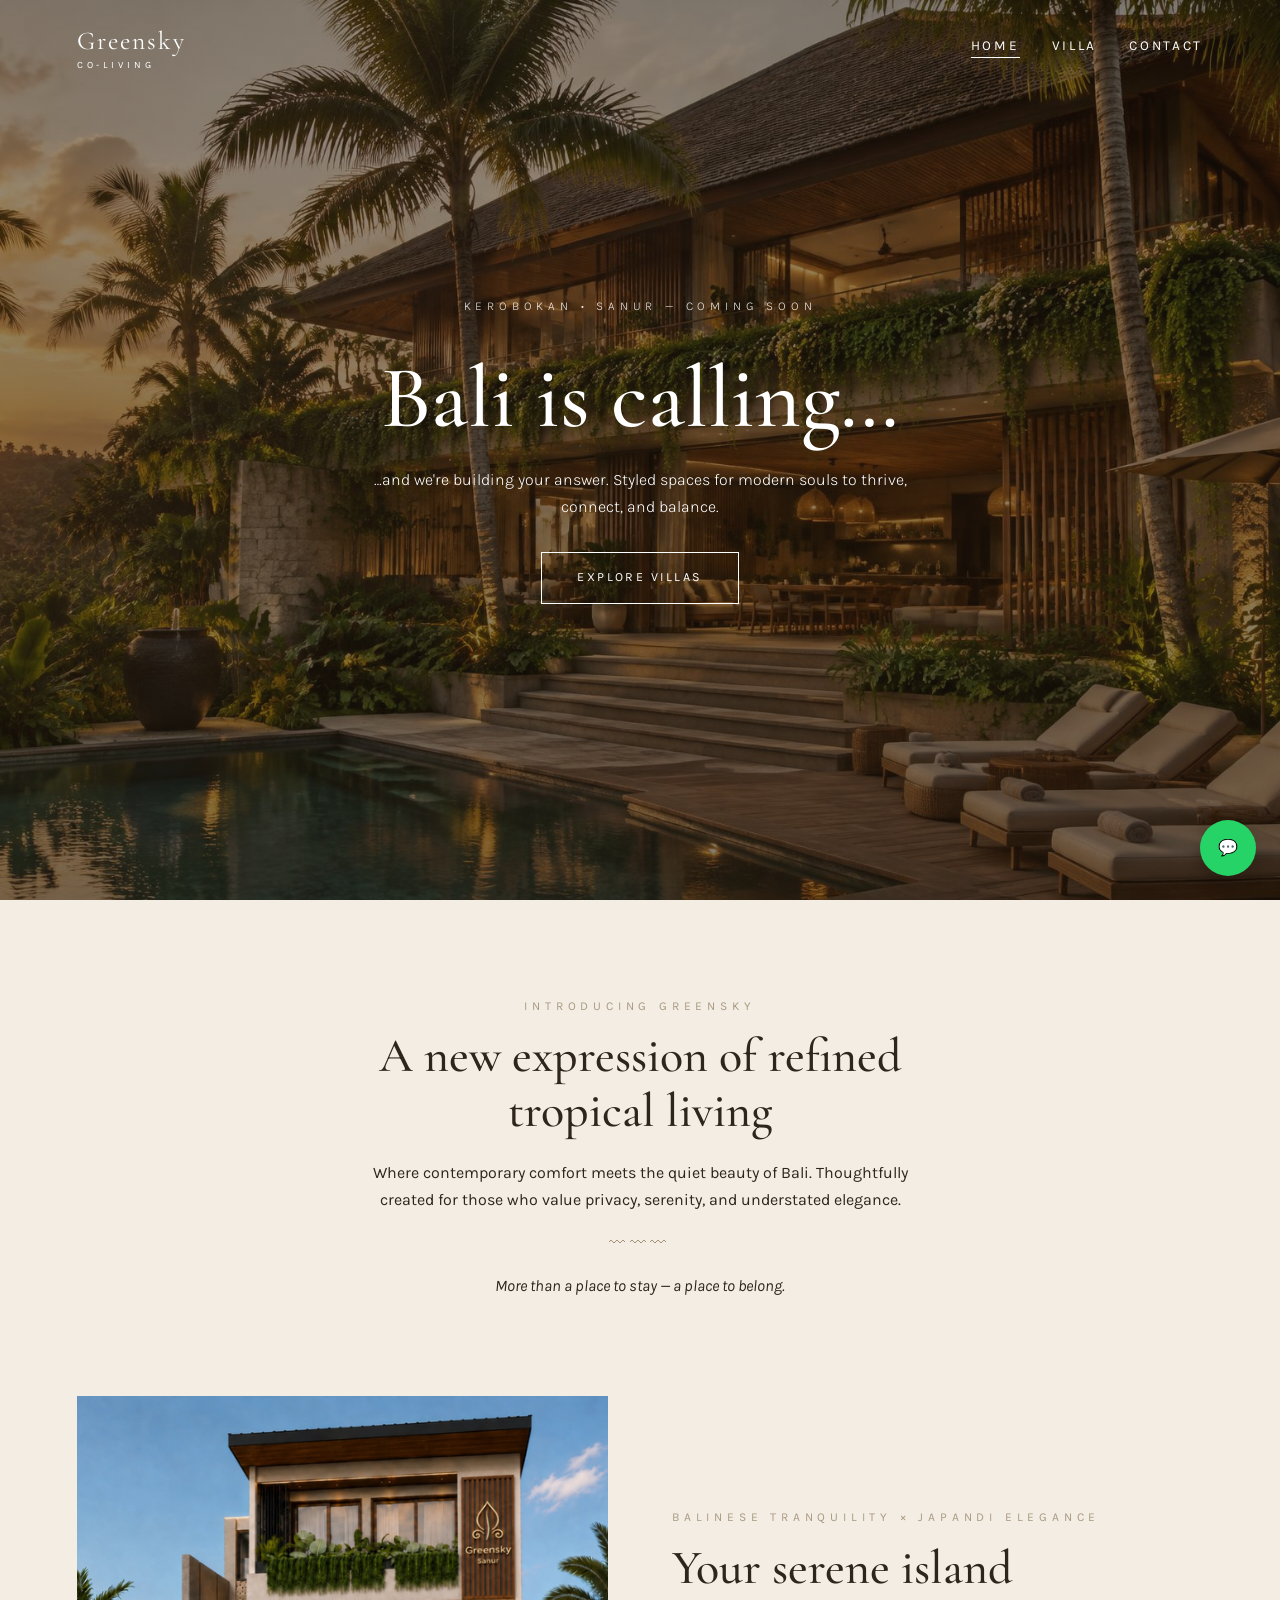
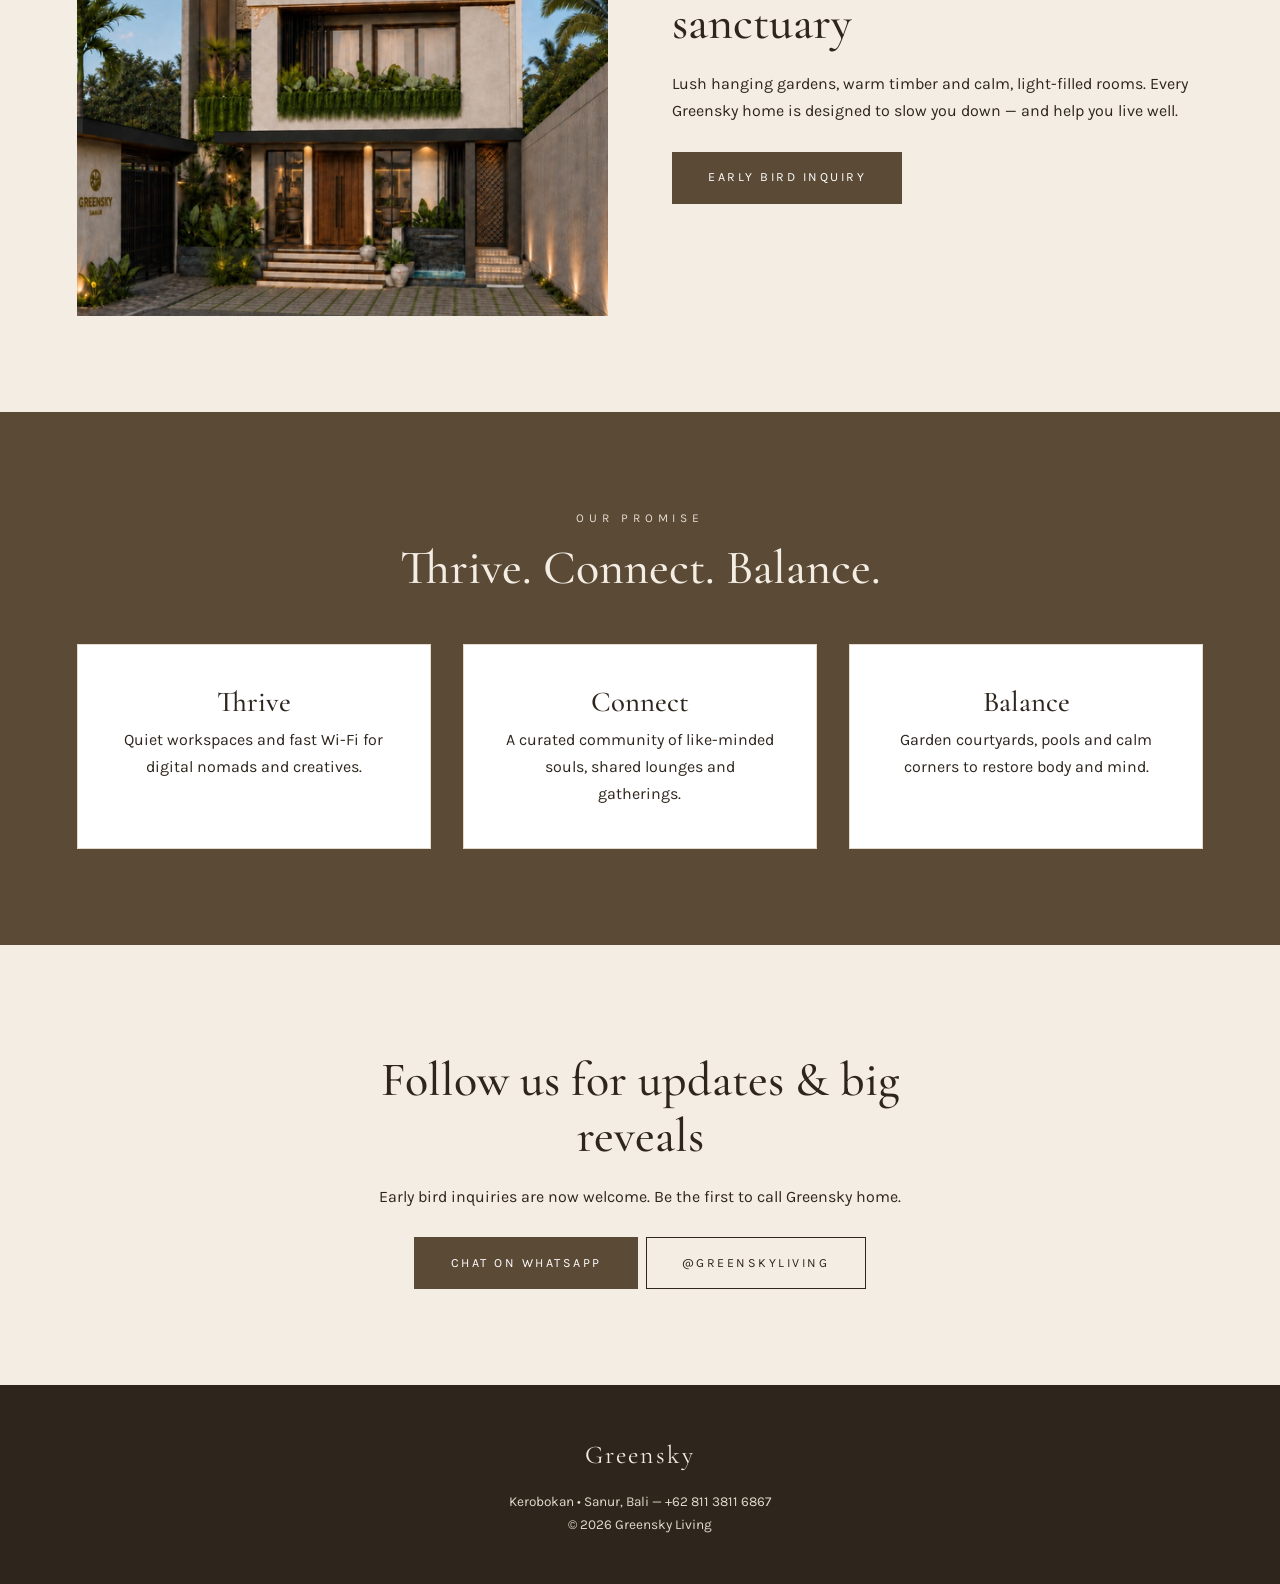
<file: index.html>
<!DOCTYPE html>
<html lang="id"><head>
<meta charset="utf-8"><meta name="viewport" content="width=device-width,initial-scale=1">
<title>Greensky Co-living — Refined Tropical Living in Bali</title>
<meta name="description" content="Greensky Co-living: stylish retreats in Kerobokan & Sanur, Bali. Early bird inquiries now welcome.">
<link rel="stylesheet" href="./css/style.css">
</head><body>
<nav class="nav light">
  <a href="./index.html" class="logo">Greensky<small>CO-LIVING</small></a>
  <button class="burger" aria-label="Menu">☰</button>
  <div class="links"><a href="./index.html" class="active">Home</a><a href="./villa.html">Villa</a><a href="./contact.html">Contact</a></div>
</nav>

<header class="hero">
  <div>
    <p class="eyebrow">Kerobokan • Sanur — Coming Soon</p>
    <h1>Bali is calling…</h1>
    <p>…and we're building your answer. Styled spaces for modern souls to thrive, connect, and balance.</p>
    <a href="./villa.html" class="btn">Explore Villas</a>
  </div>
</header>

<section class="center reveal">
  <p class="eyebrow" style="color:var(--taupe)">Introducing Greensky</p>
  <h2>A new expression of refined tropical living</h2>
  <p>Where contemporary comfort meets the quiet beauty of Bali. Thoughtfully created for those who value privacy, serenity, and understated elegance.</p>
  <p class="squiggle">〰〰〰</p>
  <p><em>More than a place to stay — a place to belong.</em></p>
</section>

<section class="split reveal" style="padding-top:0">
  <img src="./images/building.png" alt="Greensky Sanur building" loading="lazy">
  <div>
    <p class="eyebrow" style="color:var(--taupe)">Balinese tranquility × Japandi elegance</p>
    <h2>Your serene island sanctuary</h2>
    <p>Lush hanging gardens, warm timber and calm, light-filled rooms. Every Greensky home is designed to slow you down — and help you live well.</p><br>
    <a href="./contact.html" class="btn fill">Early Bird Inquiry</a>
  </div>
</section>

<section class="dark">
  <div class="center reveal"><p class="eyebrow">Our promise</p><h2>Thrive. Connect. Balance.</h2></div>
  <div class="pillars reveal" style="color:var(--ink)">
    <div class="pillar"><h3>Thrive</h3><p>Quiet workspaces and fast Wi-Fi for digital nomads and creatives.</p></div>
    <div class="pillar"><h3>Connect</h3><p>A curated community of like-minded souls, shared lounges and gatherings.</p></div>
    <div class="pillar"><h3>Balance</h3><p>Garden courtyards, pools and calm corners to restore body and mind.</p></div>
  </div>
</section>

<section class="center reveal">
  <h2>Follow us for updates & big reveals</h2>
  <p>Early bird inquiries are now welcome. Be the first to call Greensky home.</p><br>
  <a class="btn fill" data-wa>Chat on WhatsApp</a>
  &nbsp;<a class="btn" href="https://instagram.com/greenskyliving" target="_blank" rel="noopener">@greenskyliving</a>
</section>

<footer><div class="logo">Greensky</div><p>Kerobokan • Sanur, Bali — +62 811 3811 6867</p><p>© 2026 Greensky Living</p></footer>
<a class="wa-float" data-wa aria-label="WhatsApp">💬</a>
<script src="./js/main.js"></script>
</body></html>
</file>
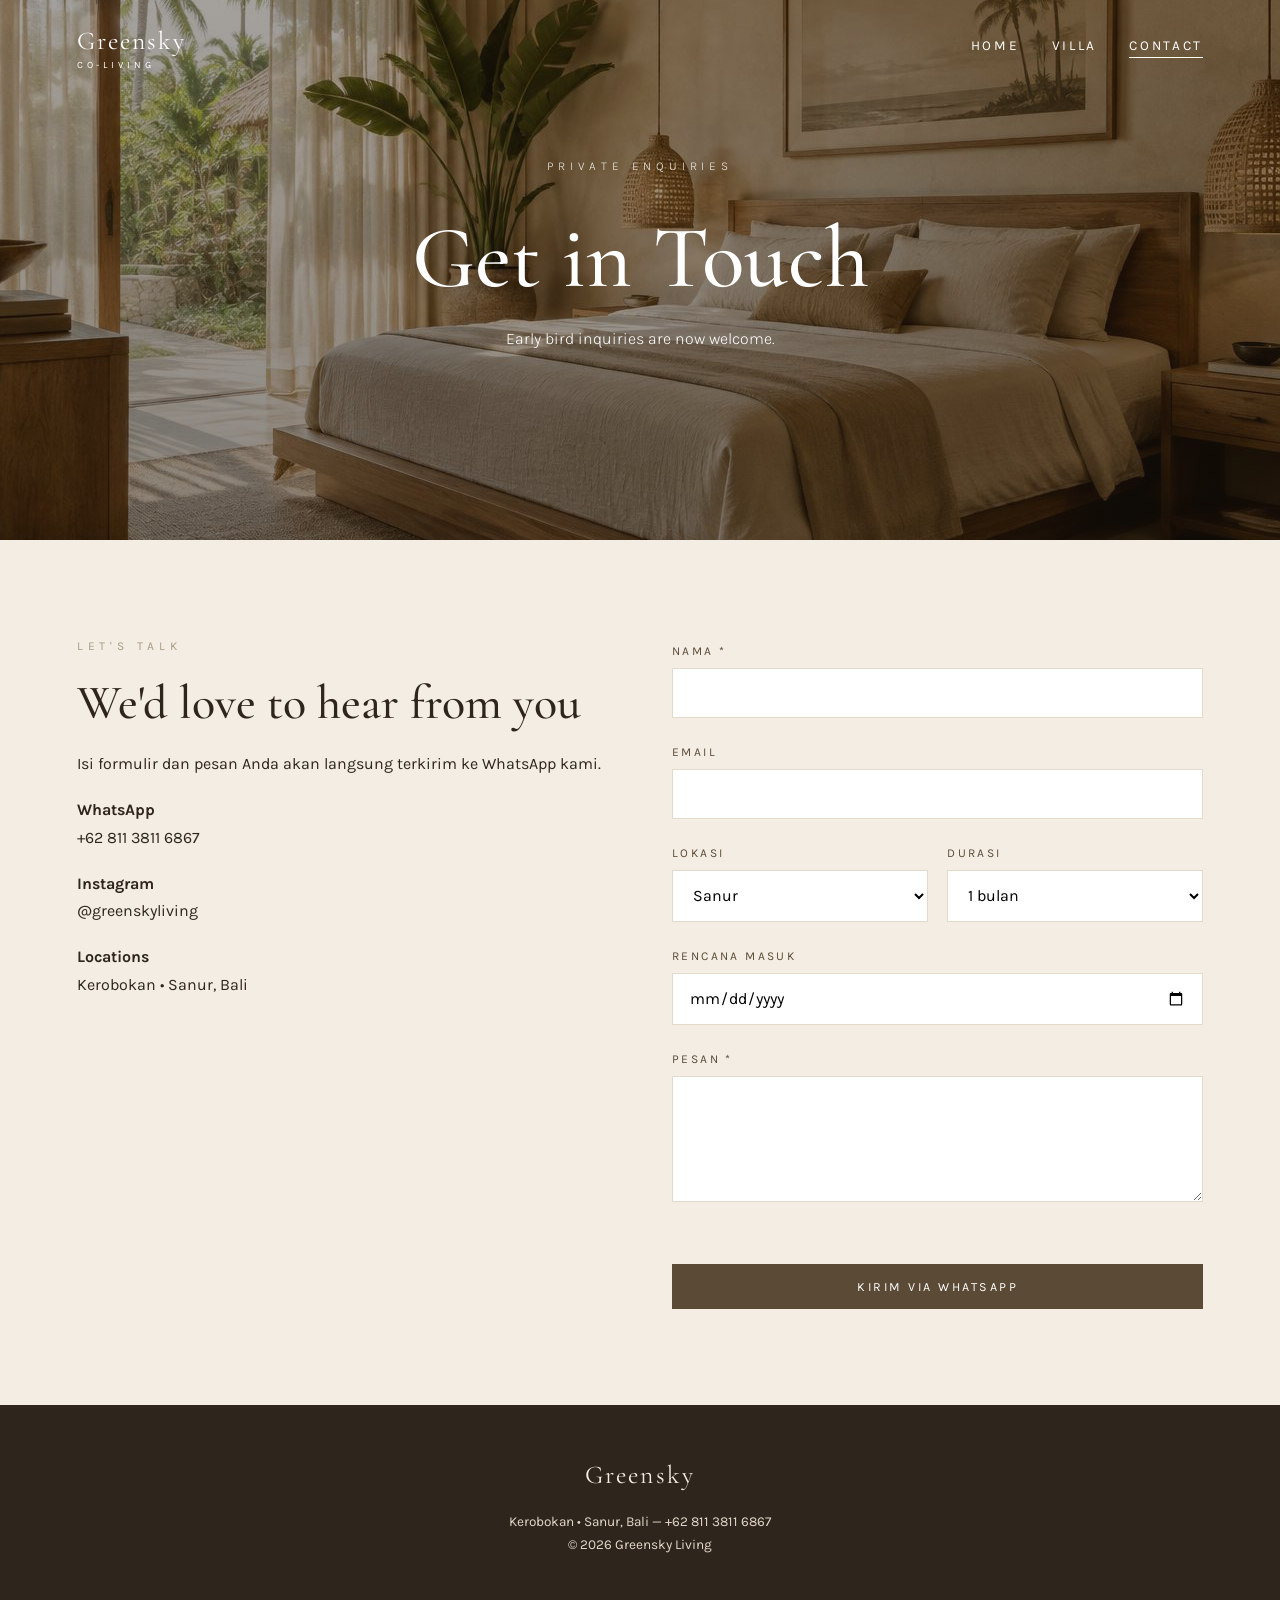
<file: contact.html>
<!DOCTYPE html>
<html lang="id"><head>
<meta charset="utf-8"><meta name="viewport" content="width=device-width,initial-scale=1">
<title>Contact — Greensky Co-living Bali</title>
<meta name="description" content="Send an early bird inquiry to Greensky Co-living via WhatsApp.">
<link rel="stylesheet" href="./css/style.css">
</head><body>
<nav class="nav light">
  <a href="./home.html" class="logo">Greensky<small>CO-LIVING</small></a>
  <button class="burger" aria-label="Menu">☰</button>
  <div class="links"><a href="./home.html">Home</a><a href="./villa.html">Villa</a><a href="./contact.html" class="active">Contact</a></div>
</nav>

<header class="hero small" style="background-image:linear-gradient(rgba(30,22,12,.4),rgba(30,22,12,.5)),url(./images/villa-room.jpg)">
  <div><p class="eyebrow">Private Enquiries</p><h1>Get in Touch</h1><p>Early bird inquiries are now welcome.</p></div>
</header>

<section class="split" style="align-items:start">
  <div class="info reveal">
    <p class="eyebrow" style="color:var(--taupe)">Let's talk</p>
    <h2>We'd love to hear from you</h2>
    <p>Isi formulir dan pesan Anda akan langsung terkirim ke WhatsApp kami.</p>
    <p><strong>WhatsApp</strong><br>+62 811 3811 6867</p>
    <p><strong>Instagram</strong><br>@greenskyliving</p>
    <p><strong>Locations</strong><br>Kerobokan • Sanur, Bali</p>
  </div>
  <form id="waForm" class="reveal" novalidate>
    <div><label>Nama *<input name="nama" maxlength="80" required></label></div>
    <div><label>Email<input name="email" type="email" maxlength="120"></label></div>
    <div class="row">
      <div><label>Lokasi<select name="lokasi"><option>Sanur</option><option>Kerobokan</option><option>Belum tahu</option></select></label></div>
      <div><label>Durasi<select name="durasi"><option>1 bulan</option><option>3 bulan</option><option>6 bulan</option><option>12 bulan</option></select></label></div>
    </div>
    <div><label>Rencana masuk<input name="tanggal" type="date"></label></div>
    <div><label>Pesan *<textarea name="pesan" rows="5" maxlength="1000" required></textarea></label></div>
    <p class="err" id="err"></p>
    <button class="btn fill" type="submit">Kirim via WhatsApp</button>
  </form>
</section>

<footer><div class="logo">Greensky</div><p>Kerobokan • Sanur, Bali — +62 811 3811 6867</p><p>© 2026 Greensky Living</p></footer>
<script src="./js/main.js"></script>
</body></html>
</file>
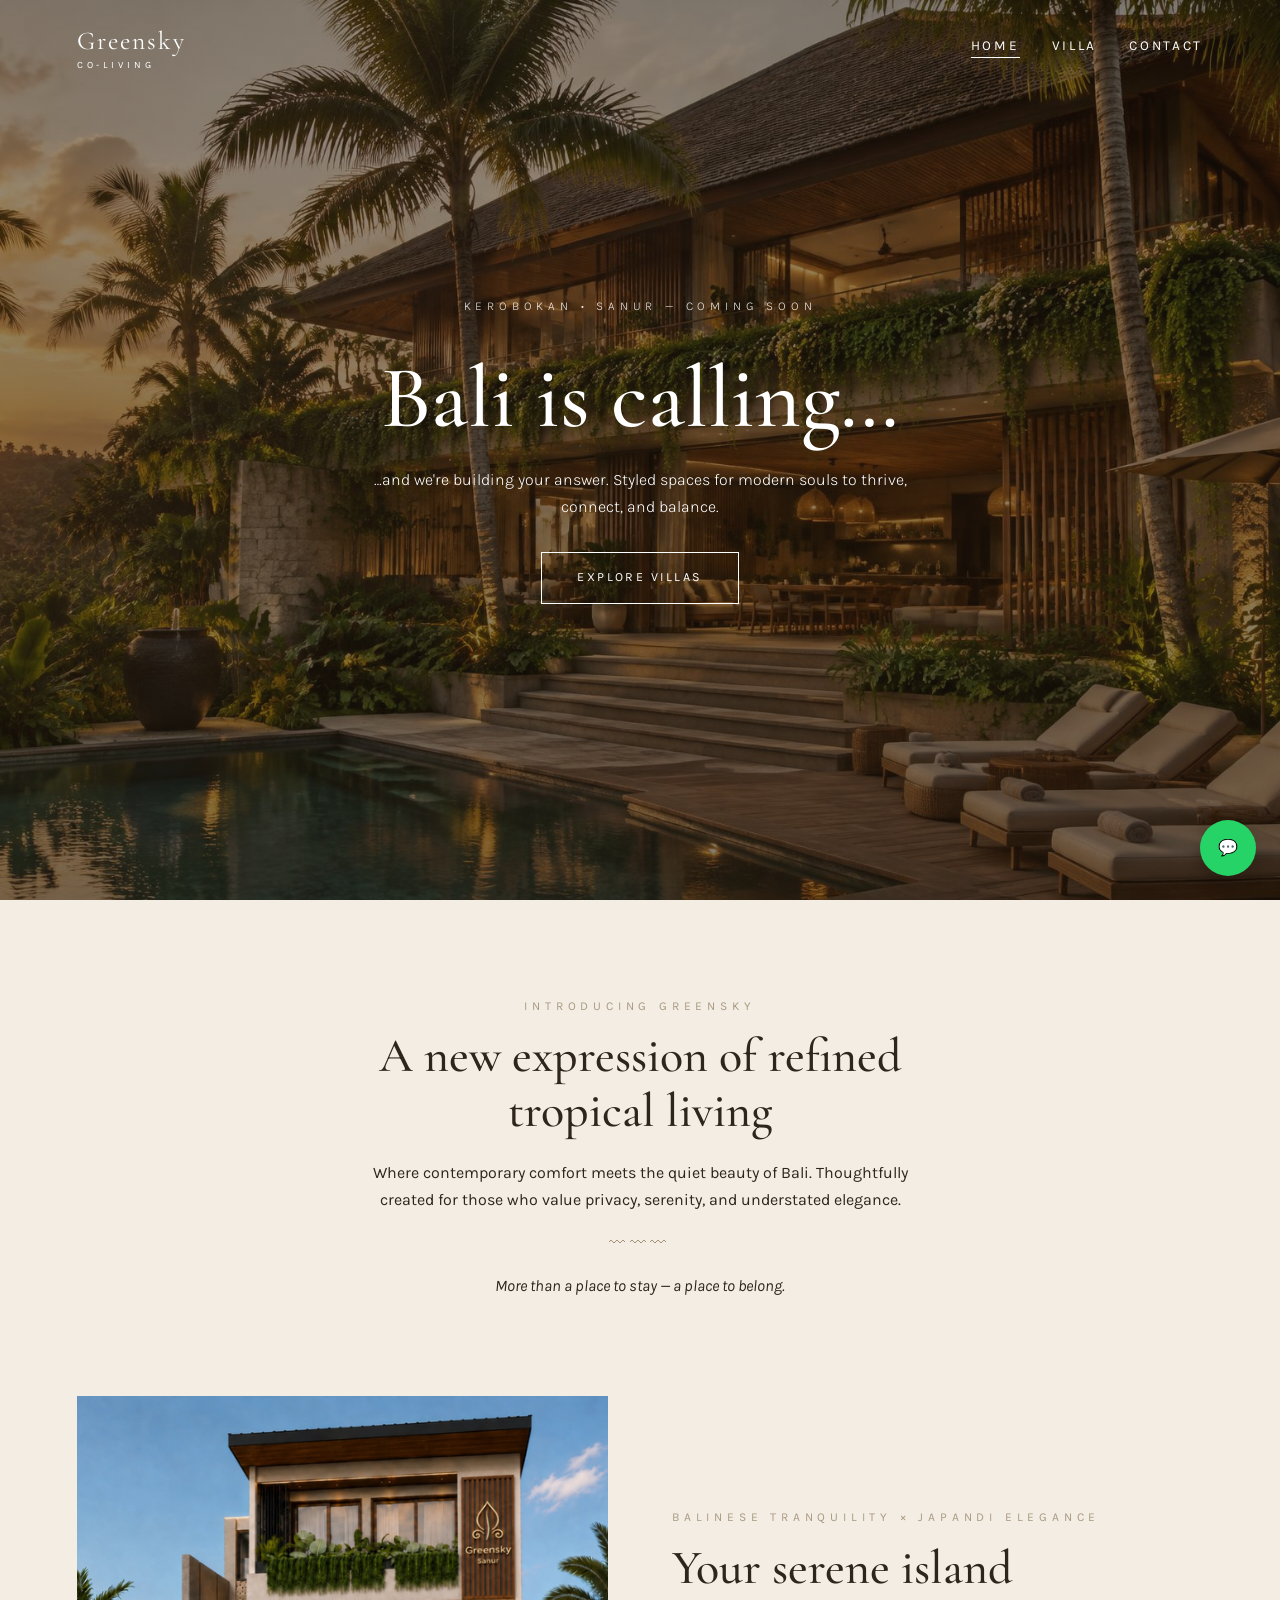
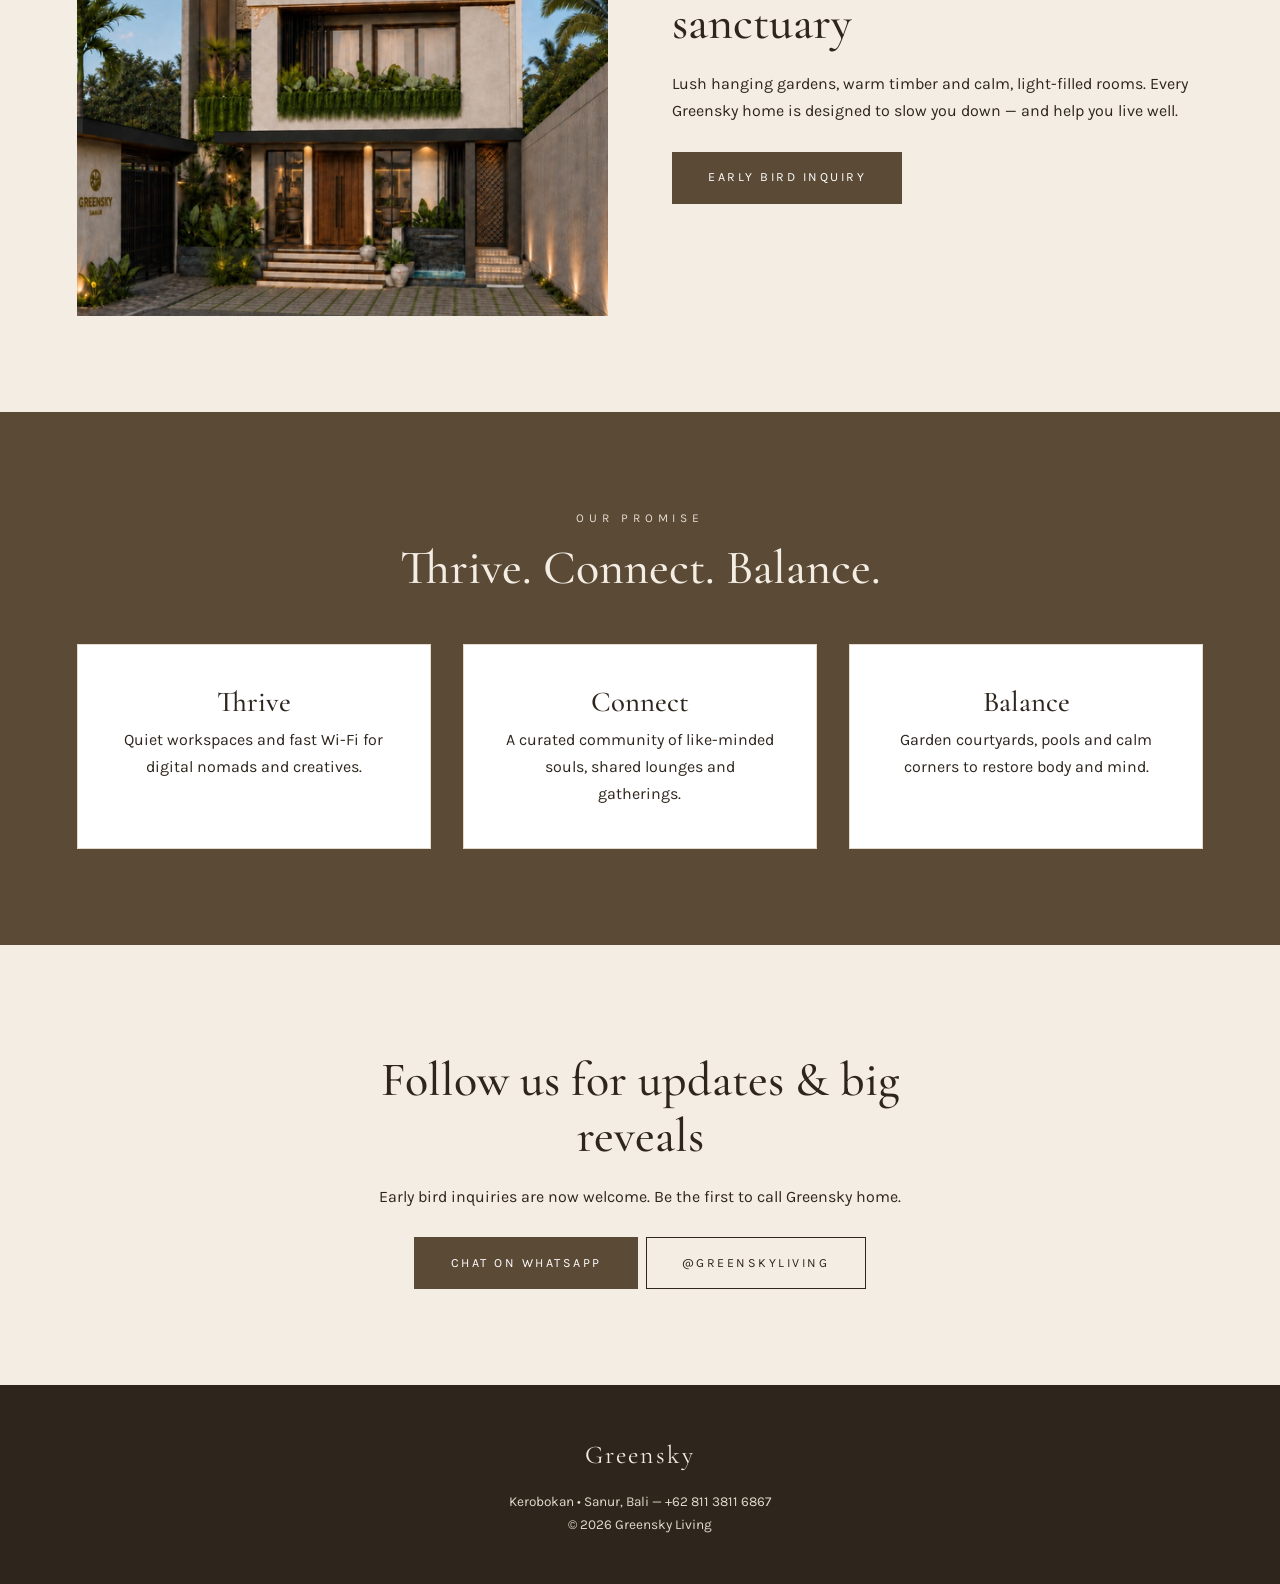
<file: home.html>
<!DOCTYPE html>
<html lang="id"><head>
<meta charset="utf-8"><meta name="viewport" content="width=device-width,initial-scale=1">
<title>Greensky Co-living — Refined Tropical Living in Bali</title>
<meta name="description" content="Greensky Co-living: stylish retreats in Kerobokan & Sanur, Bali. Early bird inquiries now welcome.">
<link rel="stylesheet" href="./css/style.css">
</head><body>
<nav class="nav light">
  <a href="./home.html" class="logo">Greensky<small>CO-LIVING</small></a>
  <button class="burger" aria-label="Menu">☰</button>
  <div class="links"><a href="./home.html" class="active">Home</a><a href="./villa.html">Villa</a><a href="./contact.html">Contact</a></div>
</nav>

<header class="hero">
  <div>
    <p class="eyebrow">Kerobokan • Sanur — Coming Soon</p>
    <h1>Bali is calling…</h1>
    <p>…and we're building your answer. Styled spaces for modern souls to thrive, connect, and balance.</p>
    <a href="./villa.html" class="btn">Explore Villas</a>
  </div>
</header>

<section class="center reveal">
  <p class="eyebrow" style="color:var(--taupe)">Introducing Greensky</p>
  <h2>A new expression of refined tropical living</h2>
  <p>Where contemporary comfort meets the quiet beauty of Bali. Thoughtfully created for those who value privacy, serenity, and understated elegance.</p>
  <p class="squiggle">〰〰〰</p>
  <p><em>More than a place to stay — a place to belong.</em></p>
</section>

<section class="split reveal" style="padding-top:0">
  <img src="./images/building.png" alt="Greensky Sanur building" loading="lazy">
  <div>
    <p class="eyebrow" style="color:var(--taupe)">Balinese tranquility × Japandi elegance</p>
    <h2>Your serene island sanctuary</h2>
    <p>Lush hanging gardens, warm timber and calm, light-filled rooms. Every Greensky home is designed to slow you down — and help you live well.</p><br>
    <a href="./contact.html" class="btn fill">Early Bird Inquiry</a>
  </div>
</section>

<section class="dark">
  <div class="center reveal"><p class="eyebrow">Our promise</p><h2>Thrive. Connect. Balance.</h2></div>
  <div class="pillars reveal" style="color:var(--ink)">
    <div class="pillar"><h3>Thrive</h3><p>Quiet workspaces and fast Wi-Fi for digital nomads and creatives.</p></div>
    <div class="pillar"><h3>Connect</h3><p>A curated community of like-minded souls, shared lounges and gatherings.</p></div>
    <div class="pillar"><h3>Balance</h3><p>Garden courtyards, pools and calm corners to restore body and mind.</p></div>
  </div>
</section>

<section class="center reveal">
  <h2>Follow us for updates & big reveals</h2>
  <p>Early bird inquiries are now welcome. Be the first to call Greensky home.</p><br>
  <a class="btn fill" data-wa>Chat on WhatsApp</a>
  &nbsp;<a class="btn" href="https://instagram.com/greenskyliving" target="_blank" rel="noopener">@greenskyliving</a>
</section>

<footer><div class="logo">Greensky</div><p>Kerobokan • Sanur, Bali — +62 811 3811 6867</p><p>© 2026 Greensky Living</p></footer>
<a class="wa-float" data-wa aria-label="WhatsApp">💬</a>
<script src="./js/main.js"></script>
</body></html>
</file>
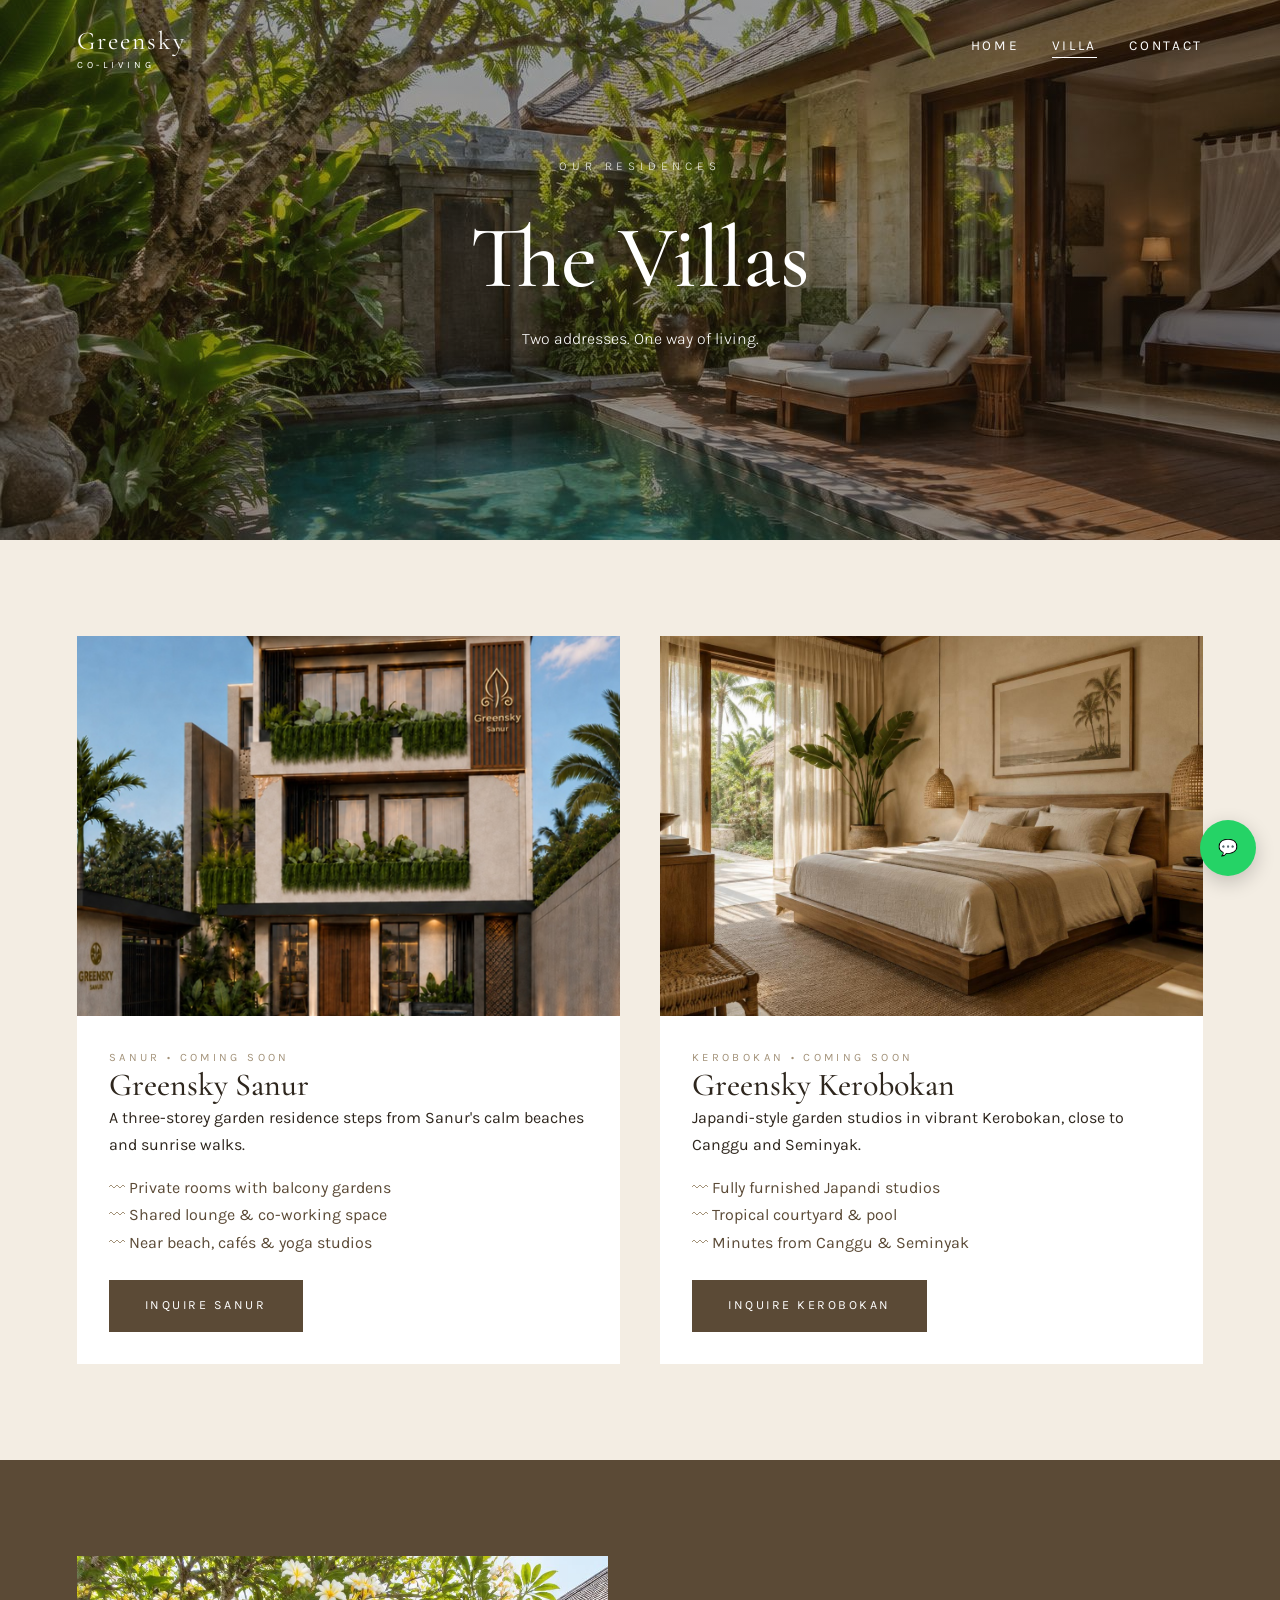
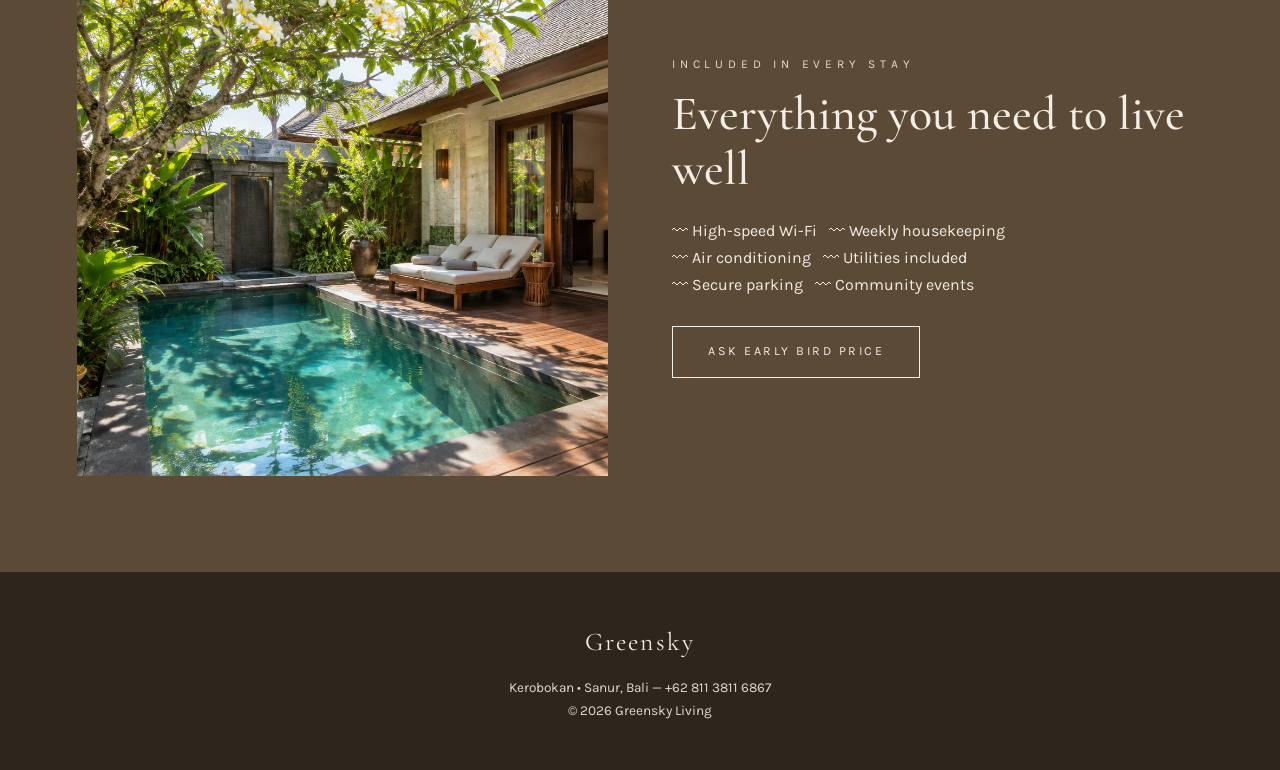
<file: villa.html>
<!DOCTYPE html>
<html lang="id"><head>
<meta charset="utf-8"><meta name="viewport" content="width=device-width,initial-scale=1">
<title>Villas — Greensky Co-living Kerobokan & Sanur</title>
<meta name="description" content="Discover Greensky Kerobokan and Greensky Sanur — Japandi-Balinese co-living villas in Bali.">
<link rel="stylesheet" href="./css/style.css">
</head><body>
<nav class="nav light">
  <a href="./home.html" class="logo">Greensky<small>CO-LIVING</small></a>
  <button class="burger" aria-label="Menu">☰</button>
  <div class="links"><a href="./home.html">Home</a><a href="./villa.html" class="active">Villa</a><a href="./contact.html">Contact</a></div>
</nav>

<header class="hero small" style="background-image:linear-gradient(rgba(30,22,12,.4),rgba(30,22,12,.5)),url(./images/villa-pool.jpg)">
  <div><p class="eyebrow">Our Residences</p><h1>The Villas</h1><p>Two addresses. One way of living.</p></div>
</header>

<section>
  <div class="cards">
    <div class="card reveal">
      <img src="./images/building.png" alt="Greensky Sanur" loading="lazy">
      <div class="body">
        <p class="badge">Sanur • Coming Soon</p>
        <h3>Greensky Sanur</h3>
        <p>A three-storey garden residence steps from Sanur's calm beaches and sunrise walks.</p>
        <ul><li>Private rooms with balcony gardens</li><li>Shared lounge & co-working space</li><li>Near beach, cafés & yoga studios</li></ul>
        <a href="./contact.html?lokasi=Sanur" class="btn fill">Inquire Sanur</a>
      </div>
    </div>
    <div class="card reveal">
      <img src="./images/villa-room.jpg" alt="Greensky Kerobokan room" loading="lazy">
      <div class="body">
        <p class="badge">Kerobokan • Coming Soon</p>
        <h3>Greensky Kerobokan</h3>
        <p>Japandi-style garden studios in vibrant Kerobokan, close to Canggu and Seminyak.</p>
        <ul><li>Fully furnished Japandi studios</li><li>Tropical courtyard & pool</li><li>Minutes from Canggu & Seminyak</li></ul>
        <a href="./contact.html?lokasi=Kerobokan" class="btn fill">Inquire Kerobokan</a>
      </div>
    </div>
  </div>
</section>

<section class="split dark reveal">
  <img src="./images/villa-pool.jpg" alt="Courtyard pool" loading="lazy">
  <div>
    <p class="eyebrow">Included in every stay</p>
    <h2>Everything you need to live well</h2>
    <p>〰 High-speed Wi-Fi &nbsp; 〰 Weekly housekeeping<br>〰 Air conditioning &nbsp; 〰 Utilities included<br>〰 Secure parking &nbsp; 〰 Community events</p><br>
    <a class="btn" data-wa="Halo Greensky, saya ingin tahu harga early bird villa.">Ask Early Bird Price</a>
  </div>
</section>

<footer><div class="logo">Greensky</div><p>Kerobokan • Sanur, Bali — +62 811 3811 6867</p><p>© 2026 Greensky Living</p></footer>
<a class="wa-float" data-wa aria-label="WhatsApp">💬</a>
<script src="./js/main.js"></script>
</body></html>
</file>
<file: css/style.css>
@import url('https://fonts.googleapis.com/css2?family=Cormorant+Garamond:wght@400;500;600&family=Karla:wght@300;400;500&display=swap');
:root{--sand:#f3ede3;--stone:#e4dacb;--taupe:#a39279;--bark:#5b4a36;--ink:#2e261d;--leaf:#4d5b3f;}
*{box-sizing:border-box;margin:0;padding:0}
body{font-family:'Karla',sans-serif;background:var(--sand);color:var(--ink);line-height:1.7}
h1,h2,h3{font-family:'Cormorant Garamond',serif;font-weight:500;line-height:1.15}
a{color:inherit;text-decoration:none}
img{max-width:100%;display:block}
.nav{position:fixed;top:0;left:0;right:0;z-index:10;display:flex;justify-content:space-between;align-items:center;padding:1.2rem 6vw;transition:.3s}
.nav.solid{background:rgba(243,237,227,.95);box-shadow:0 1px 0 var(--stone)}
.nav.light:not(.solid){color:#fff}
.logo{font-family:'Cormorant Garamond',serif;font-size:1.6rem;letter-spacing:.08em}
.logo small{display:block;font-family:'Karla';font-size:.6rem;letter-spacing:.4em;margin-top:-6px}
.links{display:flex;gap:2rem;font-size:.85rem;letter-spacing:.2em;text-transform:uppercase}
.links a.active,.links a:hover{border-bottom:1px solid currentColor}
.burger{display:none;background:none;border:0;font-size:1.6rem;color:inherit;cursor:pointer}
.hero{min-height:100vh;display:flex;align-items:center;justify-content:center;text-align:center;color:#fff;background:linear-gradient(rgba(30,22,12,.45),rgba(30,22,12,.55)),url(../images/hero.jpg) center/cover;padding:0 6vw}
.hero.small{min-height:60vh}
.eyebrow{font-size:.75rem;letter-spacing:.4em;text-transform:uppercase;opacity:.9}
.hero h1{font-size:clamp(2.8rem,7vw,5.5rem);margin:1rem 0}
.hero p{max-width:560px;margin:0 auto 2rem;font-weight:300}
.btn{display:inline-block;padding:.9rem 2.2rem;border:1px solid currentColor;letter-spacing:.2em;font-size:.78rem;text-transform:uppercase;transition:.3s;cursor:pointer;background:none;color:inherit;font-family:inherit}
.btn:hover{background:var(--bark);border-color:var(--bark);color:#fff}
.btn.fill{background:var(--bark);border-color:var(--bark);color:#fff}
.btn.fill:hover{background:var(--ink)}
section{padding:6rem 6vw}
.center{text-align:center;max-width:720px;margin:0 auto}
.center h2,.split h2{font-size:clamp(2rem,4vw,3rem);margin:.8rem 0 1.2rem}
.squiggle{color:var(--taupe);letter-spacing:.3em;margin:1rem 0}
.split{display:grid;grid-template-columns:1fr 1fr;gap:4rem;align-items:center}
.split img{width:100%;height:520px;object-fit:cover}
.pillars{display:grid;grid-template-columns:repeat(3,1fr);gap:2rem;margin-top:3rem}
.pillar{padding:2.5rem;background:#fff;border:1px solid var(--stone);text-align:center}
.pillar h3{font-size:1.8rem;margin-bottom:.5rem}
.dark{background:var(--bark);color:var(--sand)}
.cards{display:grid;grid-template-columns:1fr 1fr;gap:2.5rem}
.card{background:#fff;overflow:hidden}
.card img{height:380px;width:100%;object-fit:cover;transition:transform .6s}
.card:hover img{transform:scale(1.04)}
.card .body{padding:2rem}
.card h3{font-size:2rem}
.card ul{list-style:none;margin:1rem 0 1.5rem;color:var(--bark)}
.card li::before{content:"〰  ";color:var(--taupe)}
.badge{font-size:.7rem;letter-spacing:.3em;text-transform:uppercase;color:var(--taupe)}
form{display:grid;gap:1.2rem}
label{font-size:.75rem;letter-spacing:.2em;text-transform:uppercase;color:var(--bark)}
input,select,textarea{width:100%;padding:.9rem 1rem;border:1px solid var(--stone);background:#fff;font-family:inherit;font-size:1rem;margin-top:.3rem}
input:focus,select:focus,textarea:focus{outline:1px solid var(--taupe)}
.row{display:grid;grid-template-columns:1fr 1fr;gap:1.2rem}
.err{color:#9b3b2b;font-size:.85rem;min-height:1.2em}
.info p{margin-bottom:1.2rem}
footer{background:var(--ink);color:var(--stone);text-align:center;padding:3rem 6vw;font-size:.85rem}
footer .logo{color:var(--sand);margin-bottom:.8rem}
.wa-float{position:fixed;right:1.5rem;bottom:1.5rem;background:#25d366;color:#fff;width:56px;height:56px;border-radius:50%;display:flex;align-items:center;justify-content:center;box-shadow:0 6px 20px rgba(0,0,0,.2);z-index:20}
.reveal{opacity:0;transform:translateY(30px);transition:1s}
.reveal.show{opacity:1;transform:none}
@media(max-width:820px){
.links{display:none;position:absolute;top:100%;left:0;right:0;flex-direction:column;background:var(--sand);color:var(--ink);padding:1.5rem 6vw;gap:1rem}
.links.open{display:flex}.burger{display:block}
.split,.cards,.pillars,.row{grid-template-columns:1fr}
.split img{height:340px}section{padding:4rem 6vw}}
</file>
